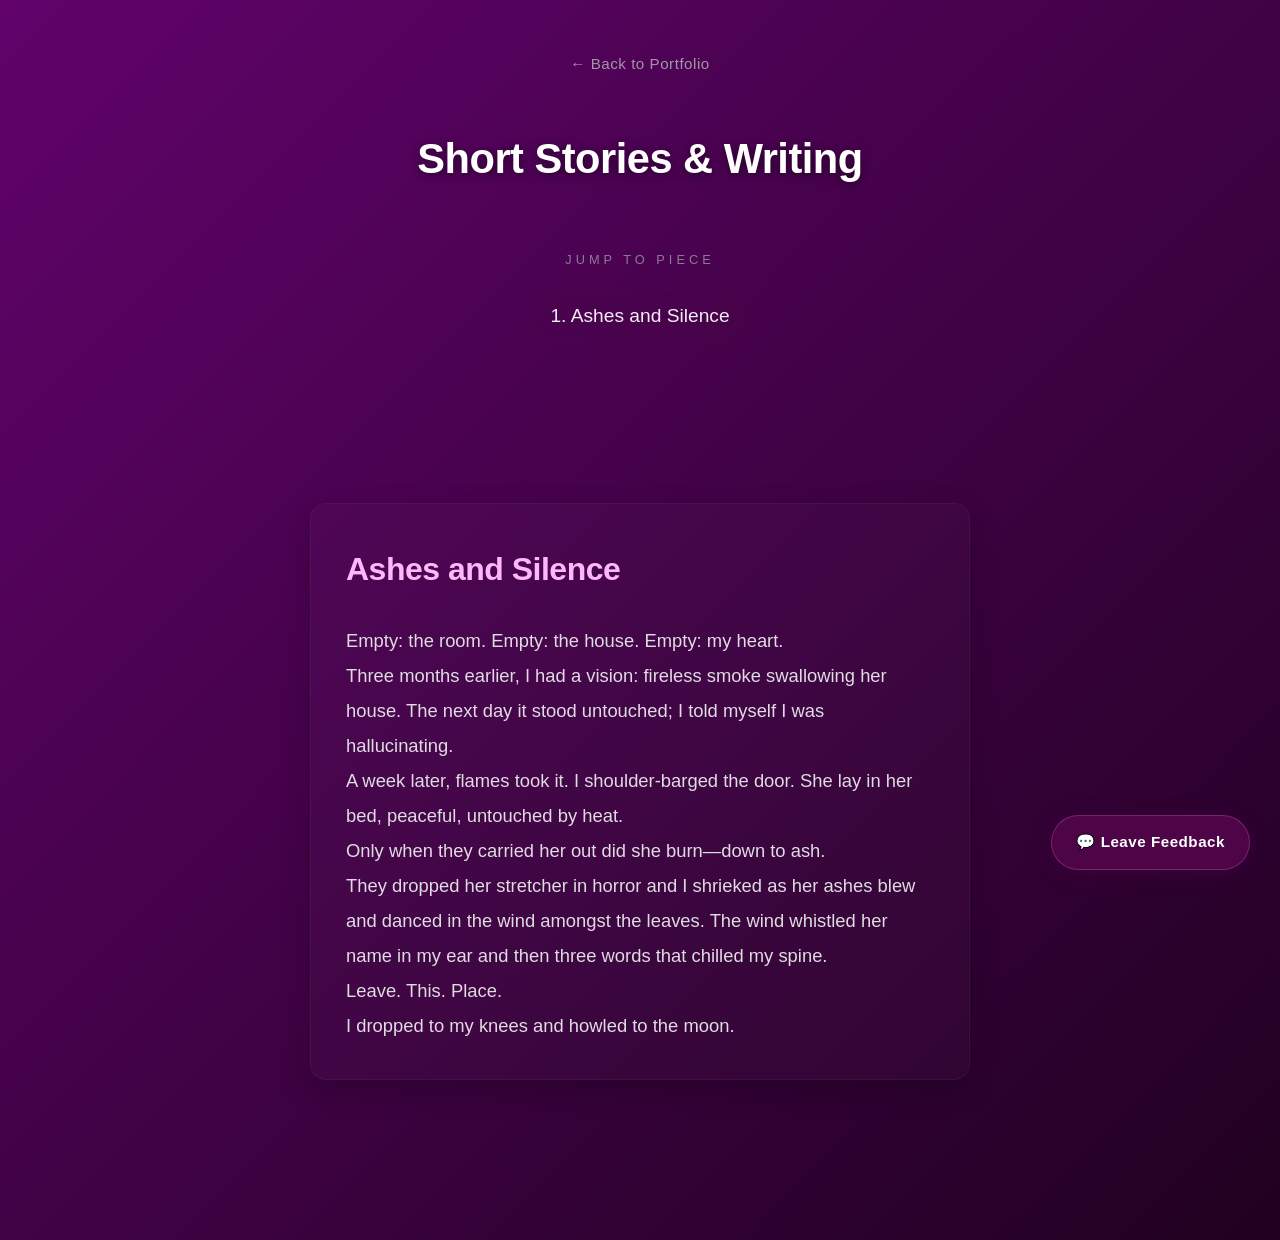
<file: stories.html>
<!DOCTYPE html>
<html lang="en">
<head>
    <meta charset="UTF-8">
    <meta name="viewport" content="width=device-width, initial-scale=1.0">
    <title>Anita C. Odogwu - Short Stories</title>
    
          <!-- Your Exact Feather Shortcut Icon Link -->
    <link rel="icon" type="image/png" href="https://i.postimg.cc/k5PKdrwZ/Screenshot-2026-06-14-6-55-30-PM.png">
    
    <link rel="stylesheet" href="style.css">
    <style>
    
        /* Smooth scrolling layout feature */
        html {
            scroll-behavior: smooth;
        }

        /* Dark & Moody Atmospheric Background */
        body { 
            font-family: 'Segoe UI', Tahoma, Geneva, Verdana, sans-serif; 
            padding: 50px 20px 100px 20px; /* Extra bottom padding so text clears the button */
            max-width: 700px; 
            margin: auto; 
            background: linear-gradient(135deg, #61036b 0%, #200120 100%); 
            color: #e0dbe2; 
            line-height: 1.9;
        }
        
        /* Elegant glowing back button */
        .back-btn { 
            display: inline-block; 
            margin-bottom: 40px; 
            text-decoration: none; 
            color: #a396a6; 
            font-weight: 500;
            font-size: 0.95rem;
            letter-spacing: 0.5px;
            transition: all 0.3s ease;
        }

        .back-btn:hover {
            color: #d369cb;
            transform: translateX(-3px);
        }

        /* Large Centered Title */
        h1 {
            font-size: 2.6rem;
            font-weight: 700;
            letter-spacing: -0.5px;
            color: #ffffff;
            text-shadow: 0 2px 10px rgba(0,0,0,0.5);
            margin-bottom: 10px;
        }

        /* Center Nav Bar Flair */
        .work-directory {
            display: flex;
            flex-direction: column;
            align-items: center;
            justify-content: center;
            gap: 14px;
            margin: 40px 0 40px 0;
            text-align: center;
        }

        .directory-title {
            font-size: 0.8rem;
            text-transform: uppercase;
            letter-spacing: 4px;
            color: #8c7b91;
            margin-bottom: 5px;
        }

        .work-link {
            color: #f3ebf5;
            text-decoration: none;
            font-size: 1.2rem;
            font-weight: 500;
            padding: 6px 16px;
            border-radius: 20px;
            background: rgba(78, 5, 71, 0.2);
            border: 1px solid rgba(78, 5, 71, 0.4);
            transition: all 0.3s ease;
        }

        /* Purple accent hover pop */
        .work-link:hover {
            color: #ffffff;
            background: #4e0547;
            box-shadow: 0 0 15px rgba(78, 5, 71, 0.6);
            transform: scale(1.03);
        }

        /* Glowing vignette divider lines */
        hr {
            border: 0;
            height: 1px;
            background: linear-gradient(to right, transparent, rgba(211, 105, 203, 0.3), transparent);
            margin: 60px 0;
        }

        /* Story container rules */
        .story { 
            margin-bottom: 60px; 
            font-size: 1.15rem;
            background: rgba(255, 255, 255, 0.02);
            padding: 35px;
            border-radius: 16px;
            border: 1px solid rgba(255, 255, 255, 0.04);
            box-shadow: 0 10px 30px rgba(0,0,0,0.2);
        }
        
        .story h2 {
            font-size: 2rem;
            color: #ffb7fa;
            margin-top: 0;
            margin-bottom: 25px;
            font-weight: 600;
            letter-spacing: -0.5px;
        }

        /* Chilling quote standout styling */
        .story-quote {
            font-style: italic; 
            font-weight: 600; 
            color: #ffb7fa; 
            letter-spacing: 2px; 
            padding: 10px 0 10px 20px; 
            border-left: 3px solid #4e0547;
            margin: 25px 0;
            background: rgba(78, 5, 71, 0.15);
            border-radius: 0 8px 8px 0;
        }

        /* Clever Sticky Floating Comment Button */
        .floating-comment-btn {
            position: fixed;
            bottom: 30px;
            right: 30px;
            background-color: #4e0547;
            color: #fff;
            text-decoration: none;
            padding: 12px 24px;
            border-radius: 30px;
            font-weight: 600;
            font-size: 0.95rem;
            letter-spacing: 0.5px;
            box-shadow: 0 4px 20px rgba(78, 5, 71, 0.4);
            border: 1px solid rgba(211, 105, 203, 0.3);
            transition: all 0.3s ease;
            z-index: 9999;
        }

        .floating-comment-btn:hover {
            background-color: #730b69;
            box-shadow: 0 6px 25px rgba(211, 105, 203, 0.5);
            transform: translateY(-3px);
        }
    </style>
</head>
<body>

    <a href="index.html" class="back-btn">← Back to Portfolio</a>

    <h1 style="text-align: center;">Short Stories & Writing</h1>

    <!-- Vertical Directory Menu (Centered) -->
    <nav class="work-directory">
        <div class="directory-title">Jump to Piece</div>
        <a href="#story1" class="work-link">1. Ashes and Silence</a>
    </nav>

    <hr>

    <!-- Story 1 -->
    <article id="story1" class="story">
        <h2>Ashes and Silence</h2>
        <p>Empty: the room. Empty: the house. Empty: my heart.</p>
        <p>Three months earlier, I had a vision: fireless smoke swallowing her house. The next day it stood untouched; I told myself I was hallucinating.</p>
        <p>A week later, flames took it. I shoulder-barged the door. She lay in her bed, peaceful, untouched by heat.</p>
        <p>Only when they carried her out did she burn—down to ash.</p>
        <p>They dropped her stretcher in horror and I shrieked as her ashes blew and danced in the wind amongst the leaves. The wind whistled her name in my ear and then three words that chilled my spine.</p>
        <p>Leave. This. Place.</p>
        <p>I dropped to my knees and howled to the moon.</p>
    </article>

    <!-- FLOATING COMMENT BUTTON (Stays pinned in corner as you add more stories) -->
    <a href="https://forms.gle/xb9U3zkfffdokcWC7" target="_blank" class="floating-comment-btn">
        💬 Leave Feedback
    </a>

    <!-- Back to Top Button -->
    <button id="backToTop" class="back-to-top" aria-label="Back to top">↑</button>

<script> 
    const backToTopButton = document.getElementById("backToTop");

    window.onscroll = function () {
      if (document.body.scrollTop > 200 || document.documentElement.scrollTop > 200) {
        backToTopButton.style.display = "block";
      } else {
        backToTopButton.style.display = "none";
      }
    };

    backToTopButton.onclick = function () {
      window.scrollTo({
        top: 0,
        behavior: "smooth"
      });
    };
</script>
</body>
</html>
</file>
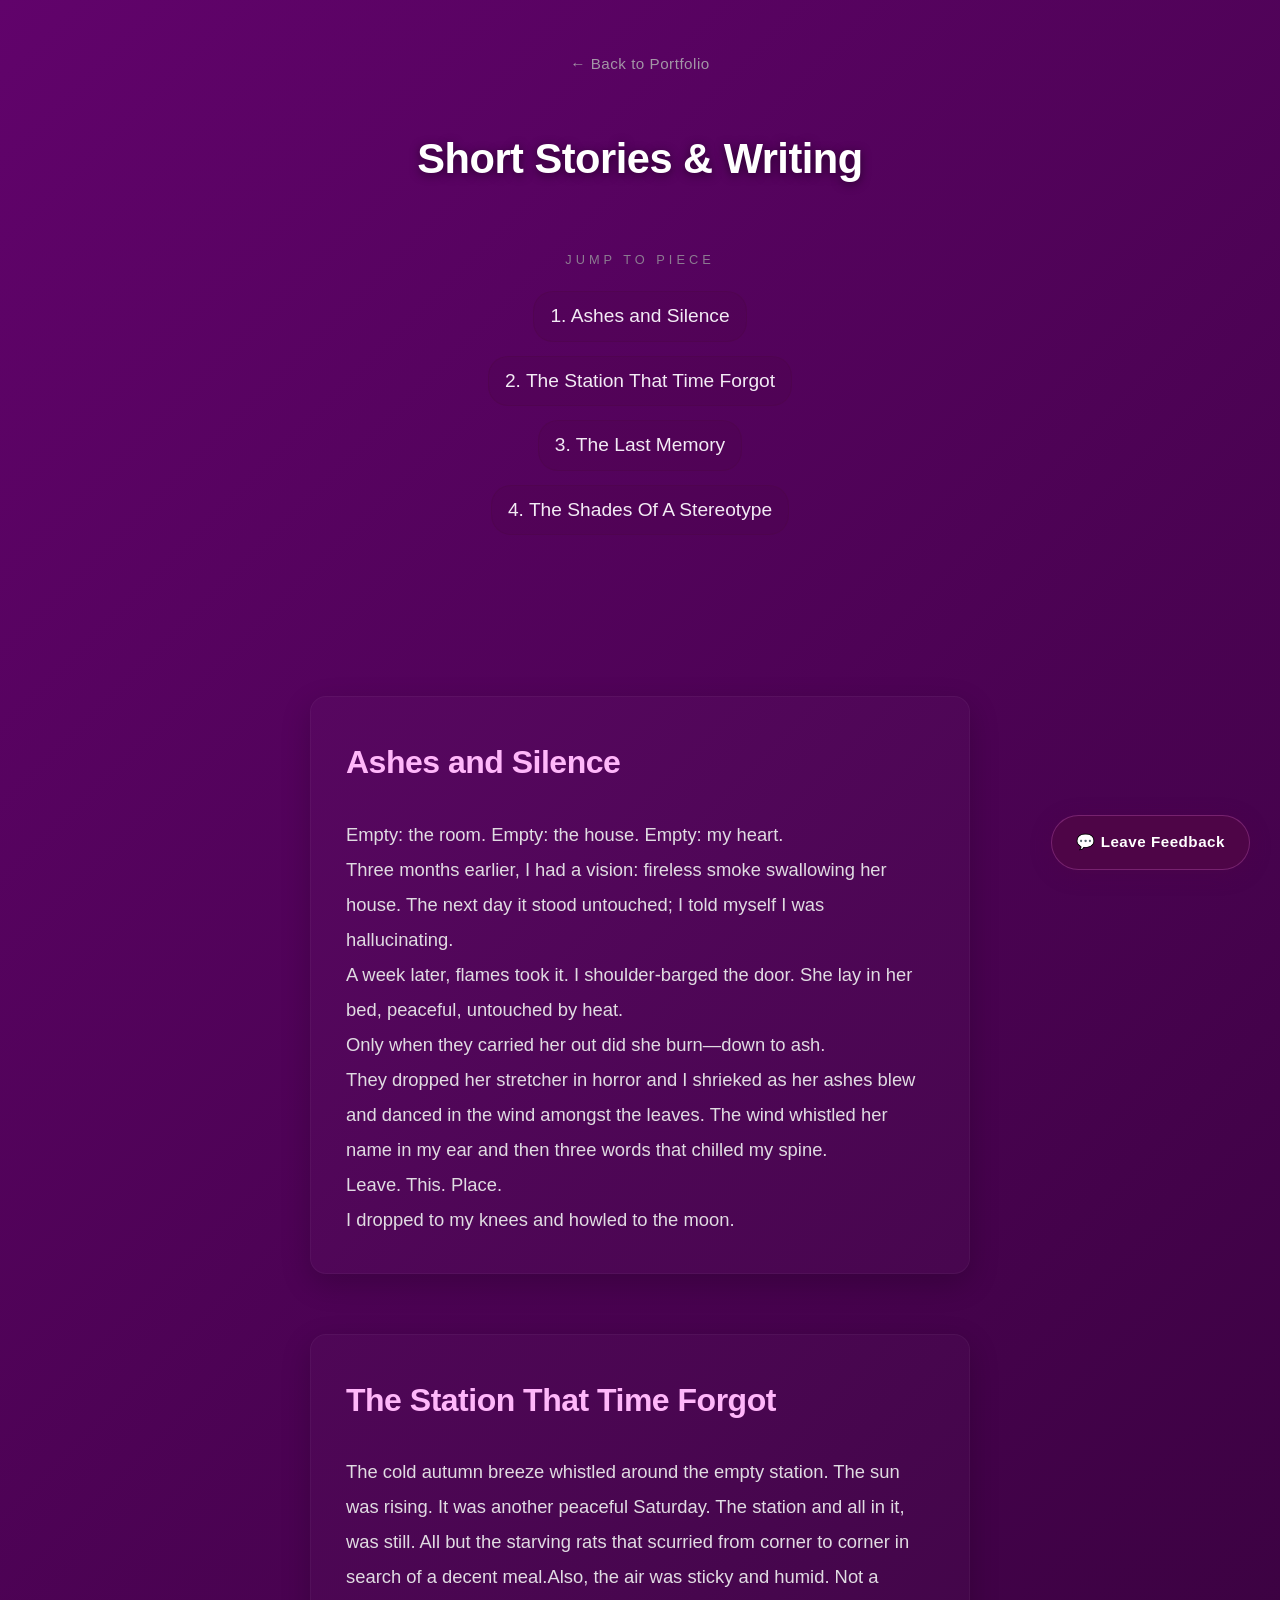
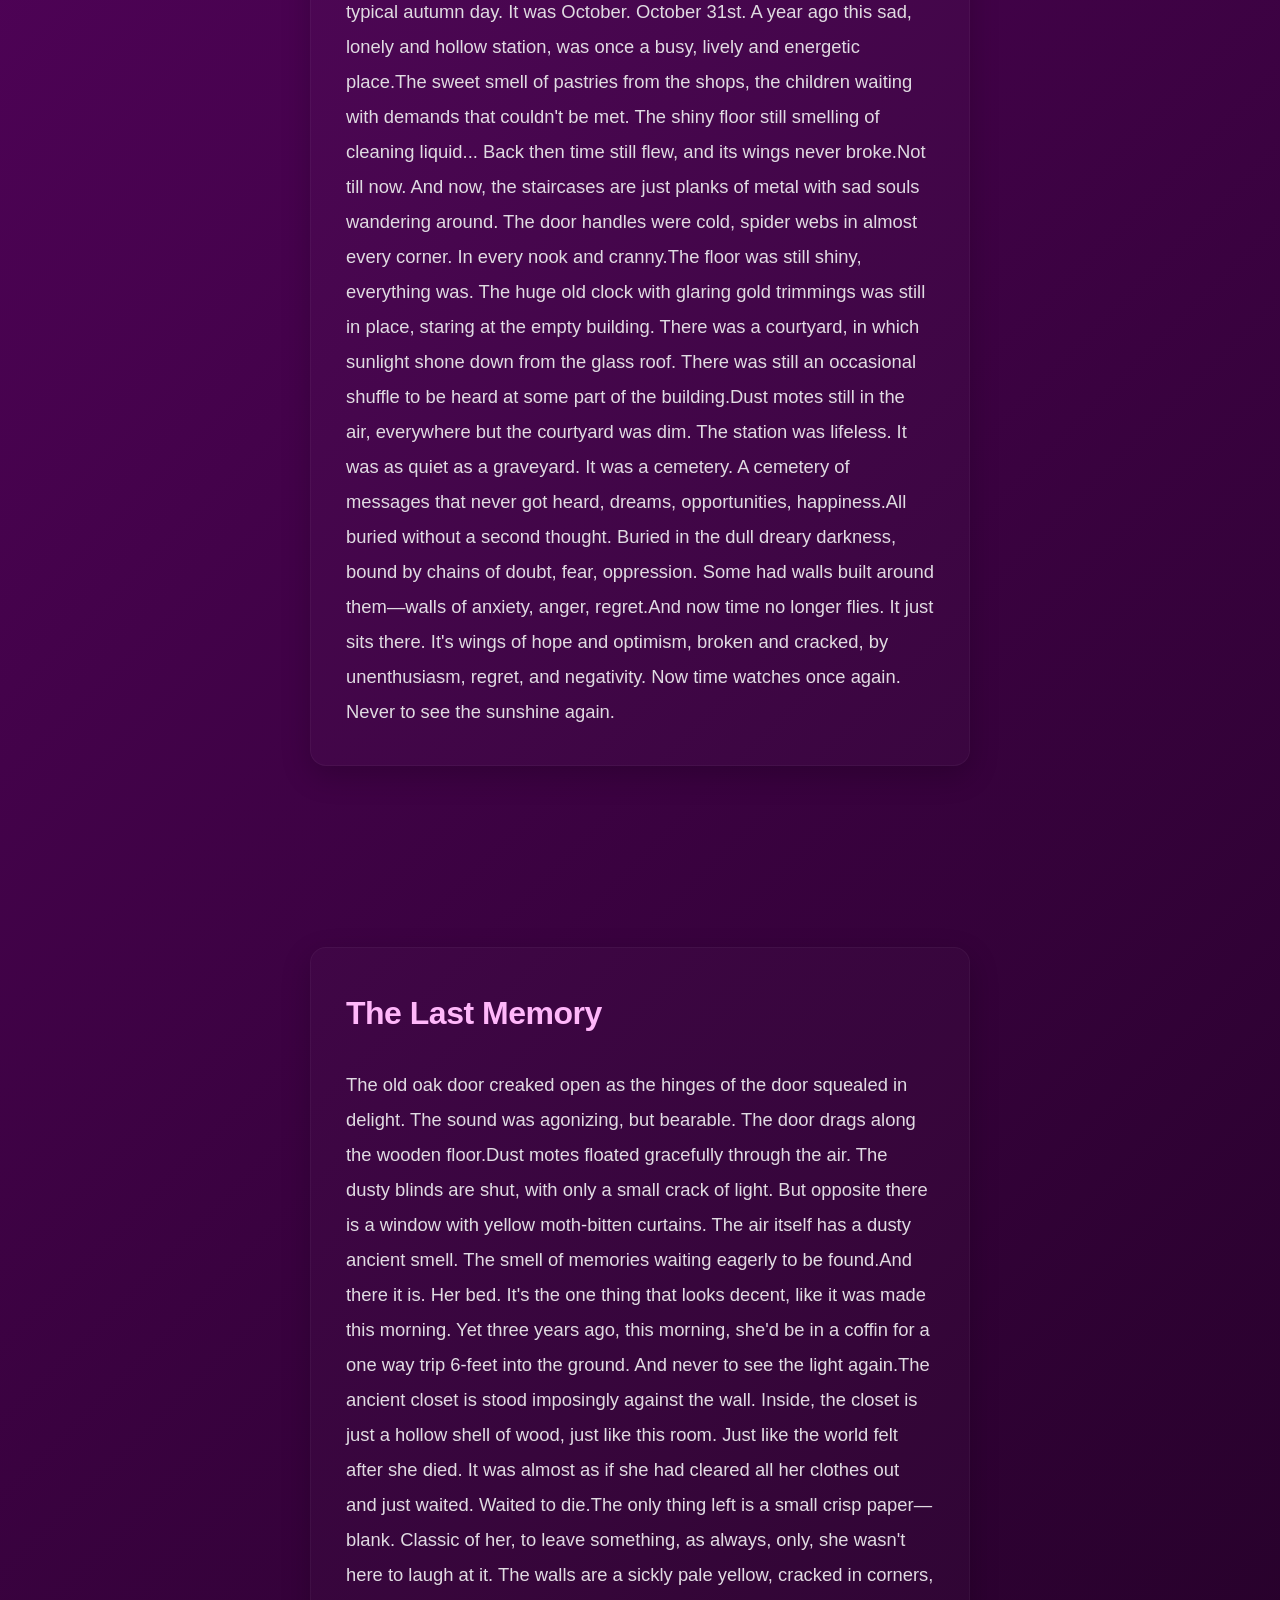
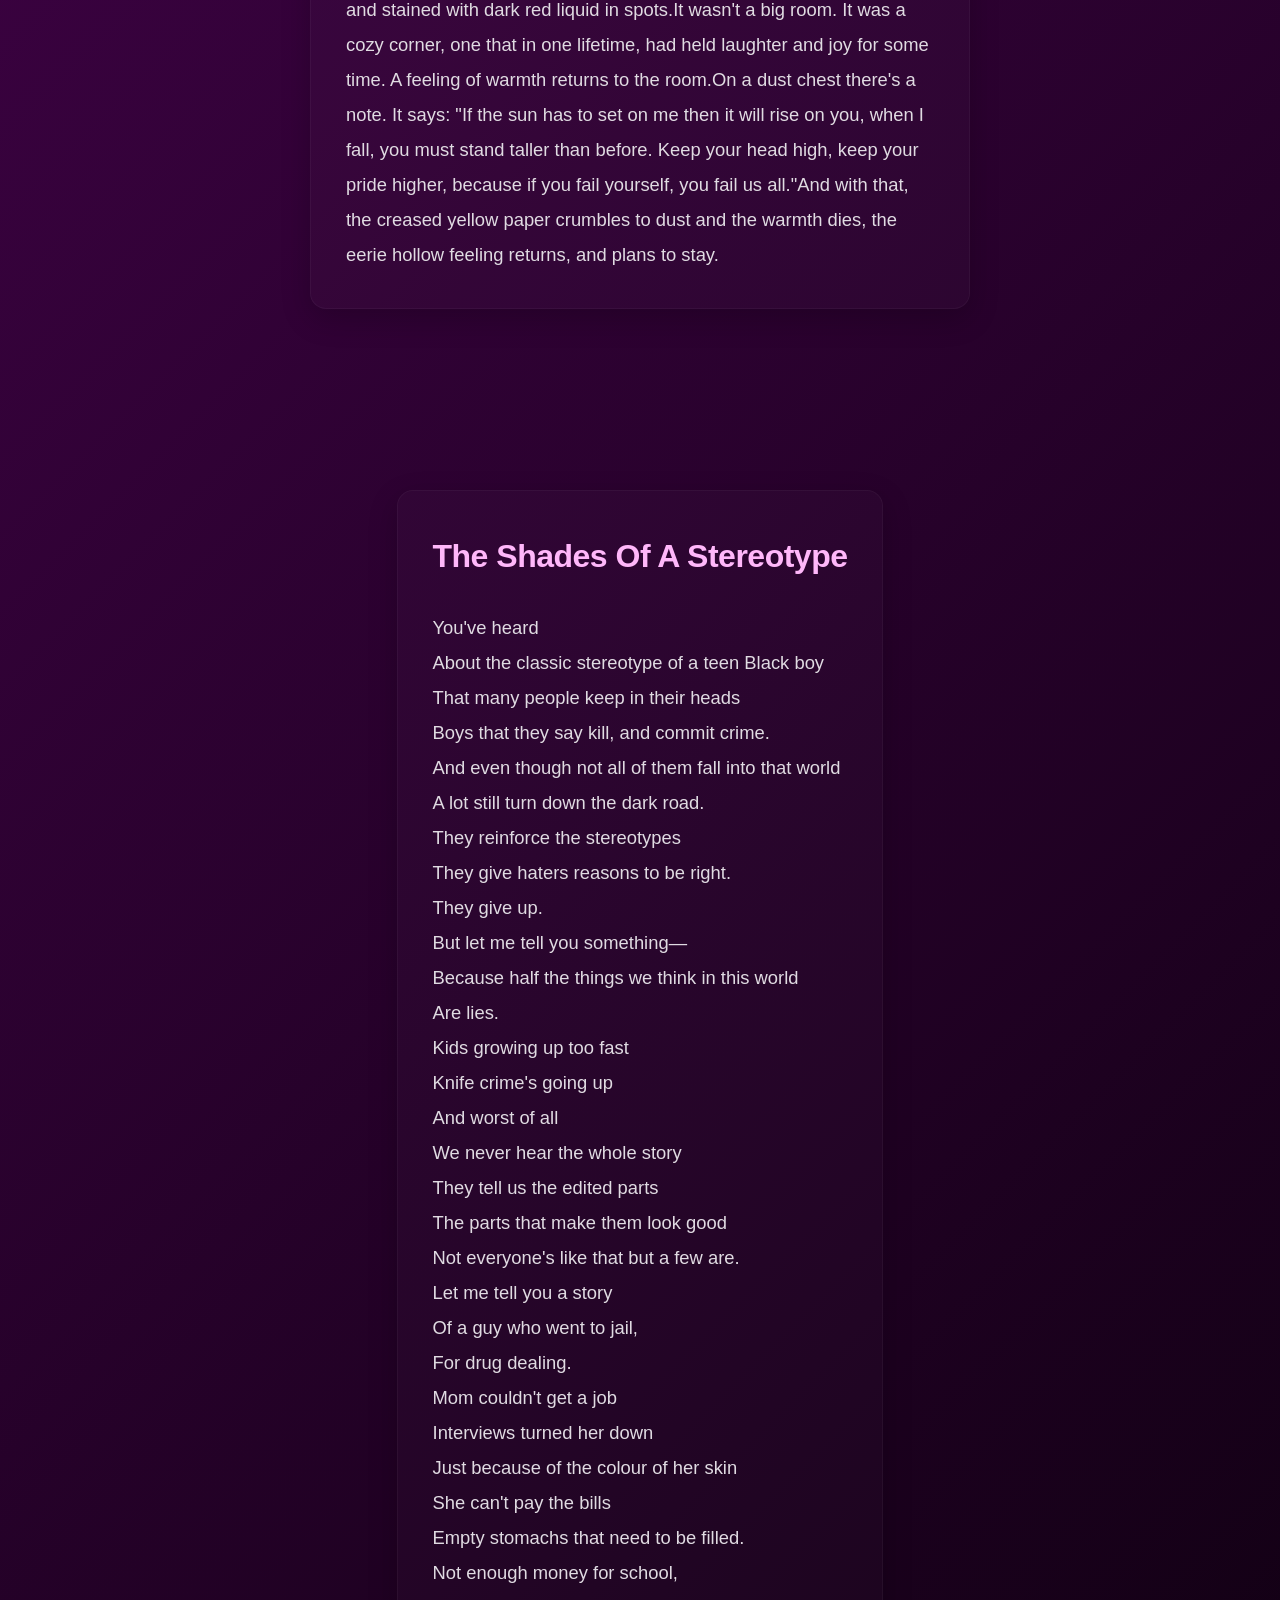
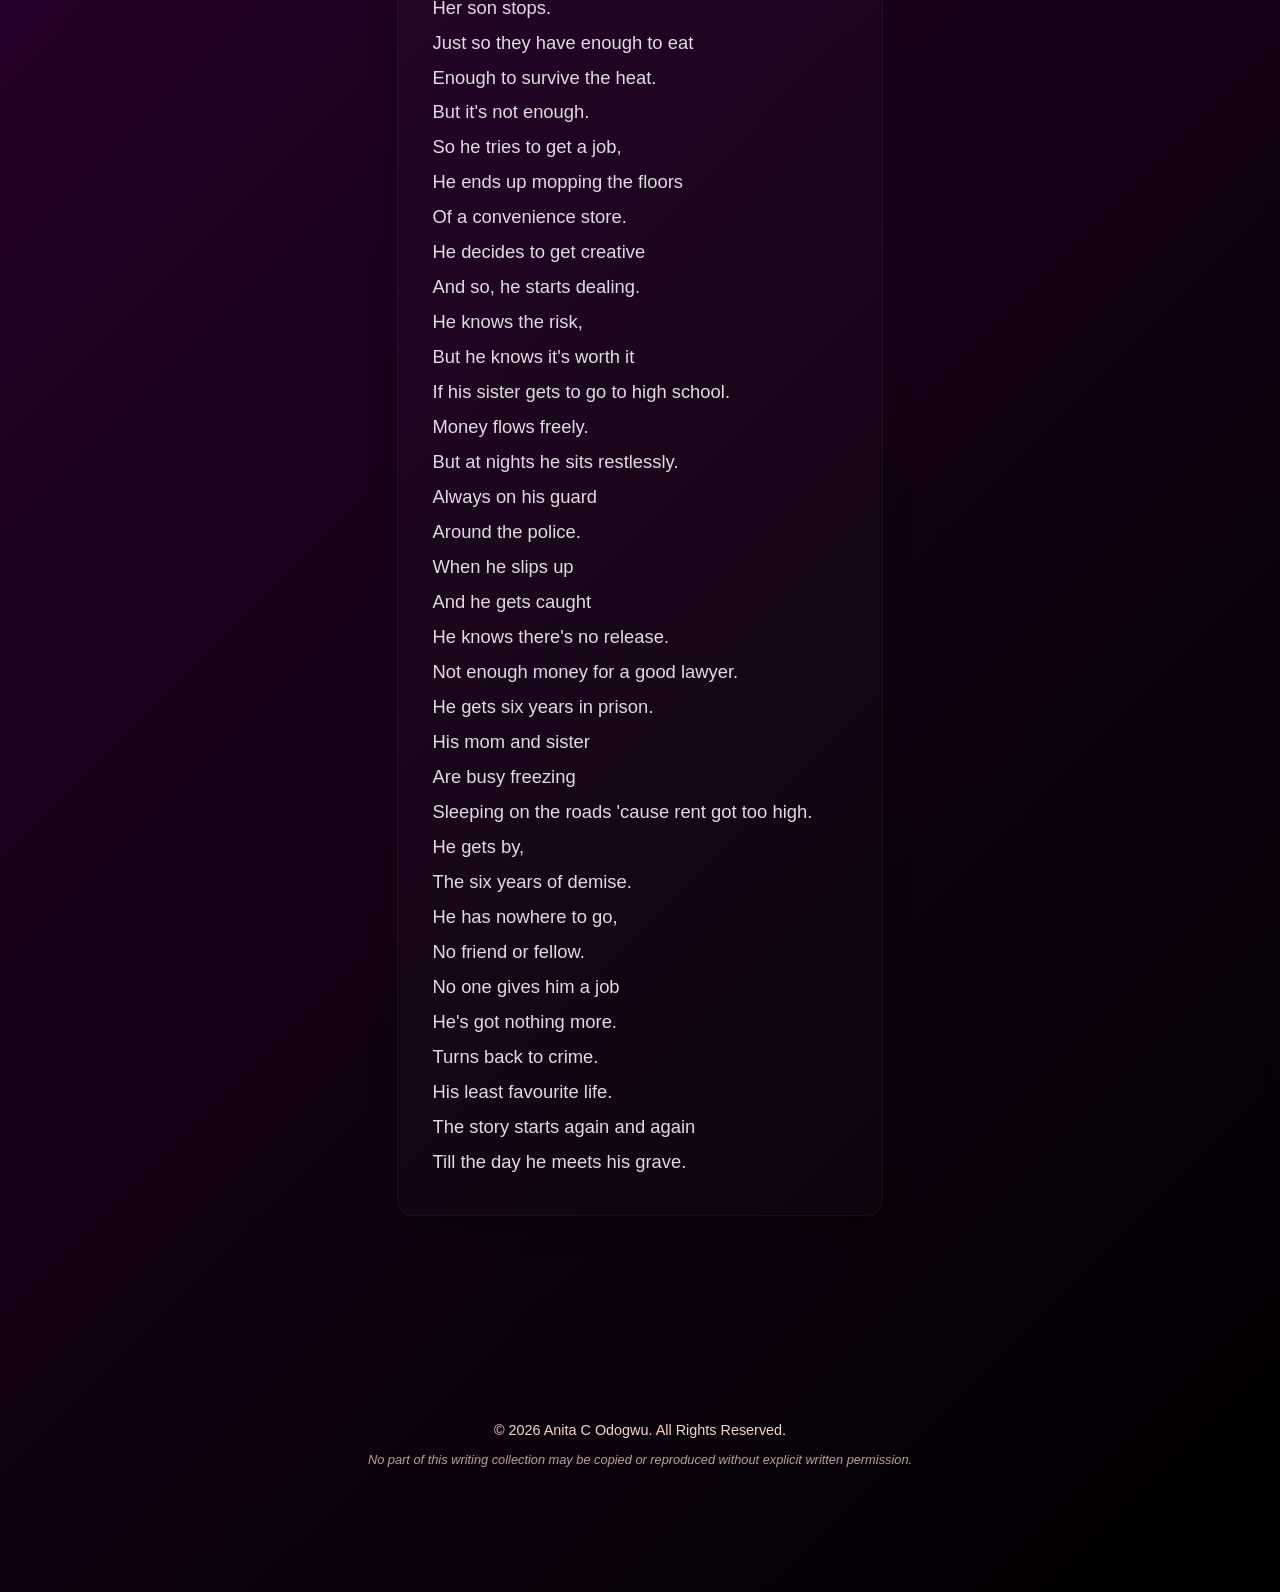
<file: story.html>
<!DOCTYPE html>
<html lang="en">
<head>
    <meta charset="UTF-8">
    <meta name="viewport" content="width=device-width, initial-scale=1.0">
    <title>Short Stories & Writing Collection | Anita C. Odogwu</title>
    <meta name="description" content="Explore a collection of powerful, original, and moving short stories and written works by Anita C. Odogwu, including Ashes and Silence, The Shades Of A Stereotype, and more.">

    
          <!-- Your Exact Feather Shortcut Icon Link -->
    <link rel="icon" type="image/png" href="https://i.postimg.cc/k5PKdrwZ/Screenshot-2026-06-14-6-55-30-PM.png">
    
    <link rel="stylesheet" href="style.css">
    <style>
    
        /* Smooth scrolling layout feature */
        html {
            scroll-behavior: smooth;
        }

        /* Dark & Moody Atmospheric Background */
        body { 
            font-family: 'Segoe UI', Tahoma, Geneva, Verdana, sans-serif; 
            padding: 50px 20px 100px 20px; /* Extra bottom padding so text clears the button */
            max-width: 700px; 
            margin: auto; 
            background: linear-gradient(135deg, #61036b 0%, #000000 100%); 
            color: #e0dbe2; 
            line-height: 1.9;
        }
        
        /* Elegant glowing back button */
        .back-btn { 
            display: inline-block; 
            margin-bottom: 40px; 
            text-decoration: none; 
            color: #a396a6; 
            font-weight: 500;
            font-size: 0.95rem;
            letter-spacing: 0.5px;
            transition: all 0.3s ease;
        }

        .back-btn:hover {
            color: #d369cb;
            transform: translateX(-3px);
        }

        /* Large Centered Title */
        h1 {
            font-size: 2.6rem;
            font-weight: 700;
            letter-spacing: -0.5px;
            color: #ffffff;
            text-shadow: 0 2px 10px rgba(0,0,0,0.5);
            margin-bottom: 10px;
        }

        /* Center Nav Bar Flair */
        .work-directory {
            display: flex;
            flex-direction: column;
            align-items: center;
            justify-content: center;
            gap: 14px;
            margin: 40px 0 40px 0;
            text-align: center;
        }

        .directory-title {
            font-size: 0.8rem;
            text-transform: uppercase;
            letter-spacing: 4px;
            color: #8c7b91;
            margin-bottom: 5px;
        }

        .work-link {
            color: #f3ebf5;
            text-decoration: none;
            font-size: 1.2rem;
            font-weight: 500;
            padding: 6px 16px;
            border-radius: 20px;
            background: rgba(78, 5, 71, 0.2);
            border: 1px solid rgba(78, 5, 71, 0.4);
            transition: all 0.3s ease;
        }

        /* Purple accent hover pop */
        .work-link:hover {
            color: #ffffff;
            background: #44023d;
            box-shadow: 0 0 15px rgba(78, 5, 71, 0.6);
            transform: scale(1.03);
        }

        /* Glowing vignette divider lines */
        hr {
            border: 0;
            height: 1px;
            background: linear-gradient(to right, transparent, rgba(211, 105, 203, 0.3), transparent);
            margin: 60px 0;
        }

        /* Story container rules */
        .story { 
            margin-bottom: 60px; 
            font-size: 1.15rem;
            background: rgba(255, 255, 255, 0.02);
            padding: 35px;
            border-radius: 16px;
            border: 1px solid rgba(255, 255, 255, 0.04);
            box-shadow: 0 10px 30px rgba(0,0,0,0.2);
        }
        
        .story h2 {
            font-size: 2rem;
            color: #ffb7fa;
            margin-top: 0;
            margin-bottom: 25px;
            font-weight: 600;
            letter-spacing: -0.5px;
        }

        /* Chilling quote standout styling */
        .story-quote {
            font-style: italic; 
            font-weight: 600; 
            color: #ffb7fa; 
            letter-spacing: 2px; 
            padding: 10px 0 10px 20px; 
            border-left: 3px solid #4e0547;
            margin: 25px 0;
            background: rgba(78, 5, 71, 0.15);
            border-radius: 0 8px 8px 0;
        }

        /* Clever Sticky Floating Comment Button */
        .floating-comment-btn {
            position: fixed;
            bottom: 30px;
            right: 30px;
            background-color: #4e0547;
            color: #fff;
            text-decoration: none;
            padding: 12px 24px;
            border-radius: 30px;
            font-weight: 600;
            font-size: 0.95rem;
            letter-spacing: 0.5px;
            box-shadow: 0 4px 20px rgba(78, 5, 71, 0.4);
            border: 1px solid rgba(211, 105, 203, 0.3);
            transition: all 0.3s ease;
            z-index: 9999;
        }

        .floating-comment-btn:hover {
            background-color: #730b69;
            box-shadow: 0 6px 25px rgba(211, 105, 203, 0.5);
            transform: translateY(-3px);
        }
    </style>
</head>
<body>

    <a href="index.html" class="back-btn">← Back to Portfolio</a>

    <h1 style="text-align: center;">Short Stories & Writing</h1>

    <!-- Vertical Directory Menu (Centered) -->
    <nav class="work-directory">
        <div class="directory-title">Jump to Piece</div>
        <a href="#story1" class="work-link">1. Ashes and Silence</a>
        <a href="#story2" class="work-link">2. The Station That Time Forgot</a>
        <a href="#story3" class="work-link">3. The Last Memory</a>
        <a href="#story4" class="work-link">4. The Shades Of A Stereotype</a>

    </nav>

    <hr>

    <!-- Story 1 -->
    <article id="story1" class="story">
        <h2>Ashes and Silence</h2>
        <p>Empty: the room. Empty: the house. Empty: my heart.</p>
        <p>Three months earlier, I had a vision: fireless smoke swallowing her house. The next day it stood untouched; I told myself I was hallucinating.</p>
        <p>A week later, flames took it. I shoulder-barged the door. She lay in her bed, peaceful, untouched by heat.</p>
        <p>Only when they carried her out did she burn—down to ash.</p>
        <p>They dropped her stretcher in horror and I shrieked as her ashes blew and danced in the wind amongst the leaves. The wind whistled her name in my ear and then three words that chilled my spine.</p>
        <p>Leave. This. Place.</p>
        <p>I dropped to my knees and howled to the moon.</p>
    </article>


    <!-- Story 2 -->
    <article id="story2" class="story">
        <h2>The Station That Time Forgot</h2>
        <p>The cold autumn breeze whistled around the empty station. The sun was rising. It was another peaceful Saturday. The station and all in it, was still. All but the starving rats that scurried from corner to corner in search of a decent meal.Also, the air was sticky and humid. Not a typical autumn day. It was October. October 31st. A year ago this sad, lonely and hollow station, was once a busy, lively and energetic place.The sweet smell of pastries from the shops, the children waiting with demands that couldn't be met. The shiny floor still smelling of cleaning liquid... Back then time still flew, and its wings never broke.Not till now. And now, the staircases are just planks of metal with sad souls wandering around. The door handles were cold, spider webs in almost every corner. In every nook and cranny.The floor was still shiny, everything was. The huge old clock with glaring gold trimmings was still in place, staring at the empty building. There was a courtyard, in which sunlight shone down from the glass roof. There was still an occasional shuffle to be heard at some part of the building.Dust motes still in the air, everywhere but the courtyard was dim. The station was lifeless. It was as quiet as a graveyard. It was a cemetery. A cemetery of messages that never got heard, dreams, opportunities, happiness.All buried without a second thought. Buried in the dull dreary darkness, bound by chains of doubt, fear, oppression. Some had walls built around them—walls of anxiety, anger, regret.And now time no longer flies. It just sits there. It's wings of hope and optimism, broken and cracked, by unenthusiasm, regret, and negativity. Now time watches once again. Never to see the sunshine again. </p>
     </article>

    <hr>


    <!-- Story 3 -->
    <article id="story3" class="story">
        <h2>The Last Memory</h2>
        <p>The old oak door creaked open as the hinges of the door squealed in delight. The sound was agonizing, but bearable. The door drags along the wooden floor.Dust motes floated gracefully through the air. The dusty blinds are shut, with only a small crack of light. But opposite there is a window with yellow moth-bitten curtains. The air itself has a dusty ancient smell. The smell of memories waiting eagerly to be found.And there it is. Her bed. It's the one thing that looks decent, like it was made this morning. Yet three years ago, this morning, she'd be in a coffin for a one way trip 6-feet into the ground. And never to see the light again.The ancient closet is stood imposingly against the wall. Inside, the closet is just a hollow shell of wood, just like this room. Just like the world felt after she died. It was almost as if she had cleared all her clothes out and just waited. Waited to die.The only thing left is a small crisp paper—blank. Classic of her, to leave something, as always, only, she wasn't here to laugh at it. The walls are a sickly pale yellow, cracked in corners, and stained with dark red liquid in spots.It wasn't a big room. It was a cozy corner, one that in one lifetime, had held laughter and joy for some time. A feeling of warmth returns to the room.On a dust chest there's a note. It says: "If the sun has to set on me then it will rise on you, when I fall, you must stand taller than before. Keep your head high, keep your pride higher, because if you fail yourself, you fail us all."And with that, the creased yellow paper crumbles to dust and the warmth dies, the eerie hollow feeling returns, and plans to stay. </p>  
    </article>

    <hr>

    <!-- Story 4 -->
    <article id="story4" class="story">
        <h2>The Shades Of A Stereotype</h2>
        <p>You've heard</p>
<p>About the classic stereotype of a teen Black boy</p>
<p>That many people keep in their heads</p>
<p>Boys that they say kill, and commit crime.</p>
<p>And even though not all of them fall into that world</p>
<p>A lot still turn down the dark road.</p>
<p>They reinforce the stereotypes</p>
<p>They give haters reasons to be right.</p>
<p>They give up.</p>

<p>But let me tell you something—</p>
<p>Because half the things we think in this world</p>
<p>Are lies.</p>

<p>Kids growing up too fast</p>
<p>Knife crime's going up</p>
<p>And worst of all</p>
<p>We never hear the whole story</p>
<p>They tell us the edited parts</p>
<p>The parts that make them look good</p>
<p>Not everyone's like that but a few are.</p>

<p>Let me tell you a story</p>
<p>Of a guy who went to jail,</p>
<p>For drug dealing.</p>
<p>Mom couldn't get a job</p>
<p>Interviews turned her down</p>
<p>Just because of the colour of her skin</p>
<p>She can't pay the bills</p>
<p>Empty stomachs that need to be filled.</p>

<p>Not enough money for school,</p>
<p>Her son stops.</p>
<p>Just so they have enough to eat</p>
<p>Enough to survive the heat.</p>
<p>But it's not enough.</p>

<p>So he tries to get a job,</p>
<p>He ends up mopping the floors</p>
<p>Of a convenience store.</p>
<p>He decides to get creative</p>
<p>And so, he starts dealing.</p>

<p>He knows the risk,</p>
<p>But he knows it's worth it</p>
<p>If his sister gets to go to high school.</p>
<p>Money flows freely.</p>
<p>But at nights he sits restlessly.</p>

<p>Always on his guard</p>
<p>Around the police.</p>
<p>When he slips up</p>
<p>And he gets caught</p>
<p>He knows there's no release.</p>

<p>Not enough money for a good lawyer.</p>
<p>He gets six years in prison.</p>
<p>His mom and sister</p>
<p>Are busy freezing</p>
<p>Sleeping on the roads 'cause rent got too high.</p>

<p>He gets by,</p>
<p>The six years of demise.</p>
<p>He has nowhere to go,</p>
<p>No friend or fellow.</p>

<p>No one gives him a job</p>
<p>He's got nothing more.</p>
<p>Turns back to crime.</p>
<p>His least favourite life.</p>

<p>The story starts again and again</p>
<p>Till the day he meets his grave.</p>
     </article>

    <hr>


    <!-- Footer -->
    <footer class="site-footer">
        <p>&copy; 2026 Anita C Odogwu. All Rights Reserved.</p>
        <p class="warning-text">No part of this writing collection may be copied or reproduced without explicit written permission.</p>
    </footer>


    <!-- FLOATING COMMENT BUTTON (Stays pinned in corner as you add more stories) -->
    <a href="https://forms.gle/xb9U3zkfffdokcWC7" target="_blank" class="floating-comment-btn">
        💬 Leave Feedback
    </a>
    <button id="scrollTopButton" title="Go to top">↑</button>
    
<script>
  // Using the new unique variable and ID name
  const customScrollBtn = document.getElementById("scrollTopButton");

  window.onscroll = function() {
    if (document.body.scrollTop > 300 || document.documentElement.scrollTop > 300) {
      customScrollBtn.style.display = "block";
    } else {
      customScrollBtn.style.display = "none";
    }
  };

  customScrollBtn.addEventListener("click", function() {
    window.scrollTo({
      top: 0,
      behavior: "smooth"
    });
  });
</script>

</body>
</html>
</file>
<file: style.css>
* { box-sizing: border-box; margin: 0; padding: 0; }

body {
    font-family: 'Lora', sans-serif;
    background: linear-gradient(135deg, #2c1a30 0%, #7a3b5c 40%, #d46a6a 80%, #f7d6c8 100%);
    min-height: 100vh; 
    display: flex; 
    flex-direction: column; 
    align-items: center; 
    padding: 40px 20px; 
    color: #2c1a30;
}

.main-header {
    text-align: center; margin-bottom: 30px; background: rgba(255, 255, 255, 0.15);
    padding: 20px 40px; border-radius: 30px; backdrop-filter: blur(8px); box-shadow: 0 8px 32px rgba(0,0,0,0.1);
    width: 100%; max-width: 750px;
}

.main-header h1 { font-family: 'Cinzel', serif; letter-spacing: 2px; font-size: 3rem; color: #ffffff; text-shadow: 2px 2px 4px rgba(0,0,0,0.3); }
.subtitle { font-size: 1.2rem; color: #f7d6c8; font-style: italic; }
.header-feather { display: block; margin: 15px auto 0 auto; width: 55px; height: auto; filter: drop-shadow(0px 4px 8px rgba(0,0,0,0.2)); }

.bio-box { background: rgba(255, 255, 255, 0.95); padding: 20px 30px; border-radius: 20px; box-shadow: 0 10px 30px rgba(0,0,0,0.1); width: 100%; max-width: 750px; margin-bottom: 30px; text-align: center; }
.bio-box h3 { font-family: 'Playfair Display', serif; color: #4a2333; margin-bottom: 8px; font-size: 1.3rem; }
.bio-box p { font-size: 0.95rem; line-height: 1.6; color: #444; }

.carousel-wrapper { display: flex; align-items: center; justify-content: center; width: 100%; max-width: 750px; margin-bottom: 40px; }

.carousel-container {
    position: relative; width: 100%; height: 720px; overflow: hidden; border-radius: 24px;
    box-shadow: 0 20px 45px rgba(0,0,0,0.25); background: #fffcf7; border: 1px solid rgba(255,255,255,0.5);
}

.poem-card {
    position: absolute; top: 0; left: 0; width: 100%; height: 100%; padding: 40px; display: flex; flex-direction: column;
    opacity: 0; transform: scale(0.95); transition: transform 0.5s ease-in-out, opacity 0.5s ease-in-out; pointer-events: none;
}

.poem-card.active { opacity: 1; transform: scale(1); pointer-events: auto; }

.poem-title {
    font-family: 'Playfair Display', serif; font-size: 2rem; color: #4a2333; margin-bottom: 20px;
    text-align: center; border-bottom: 2px dashed #d46a6a; padding-bottom: 10px;
}

.poem-body {
    font-family: 'Playfair Display', serif; font-size: 1.25rem; line-height: 2; color: #2b2024;
    white-space: pre-line; text-align: center; overflow-y: auto; padding: 10px 20px; flex-grow: 1;
}

.poem-body::-webkit-scrollbar { width: 5px; }
.poem-body::-webkit-scrollbar-thumb { background-color: #d46a6a; border-radius: 10px; }

.comment-trigger-btn {
    display: inline-block; margin: 25px auto 0 auto; background: #2c1a30; color: white; padding: 10px 25px; border-radius: 12px;
    font-family: 'Poppins', sans-serif; font-weight: 600; text-decoration: none; font-size: 0.95rem; box-shadow: 0 4px 12px rgba(0,0,0,0.15); transition: background 0.2s;
}
.comment-trigger-btn:hover { background: #7a3b5c; }
.arrow-btn {
    background: #2c1a30; border: none; color: #ffffff; width: 55px; height: 55px; border-radius: 50%; font-size: 1.6rem;
    cursor: pointer; display: flex; align-items: center; justify-content: center; box-shadow: 0 8px 20px rgba(0,0,0,0.3);
    transition: all 0.2s ease; margin: 0 15px; flex-shrink: 0;
}
.arrow-btn:hover { background: #ffffff; color: #2c1a30; transform: scale(1.15); }

.comments-wrapper { width: 100%; max-width: 750px; margin-bottom: 40px; }

.action-box { background: rgba(255, 255, 255, 0.95); padding: 35px; border-radius: 24px; box-shadow: 0 15px 35px rgba(0,0,0,0.18); text-align: center; }
.action-box h3 { font-family: 'Playfair Display', serif; margin-bottom: 10px; color: #4a2333; font-size: 1.5rem; }
.section-desc { font-size: 0.9rem; color: #555; margin-bottom: 20px; line-height: 1.5; }

.ideas-trigger-btn {
    display: inline-block; background: #7a3b5c; color: white; padding: 12px 30px; border-radius: 12px;
    font-family: 'Poppins', sans-serif; font-weight: 600; text-decoration: none; font-size: 1rem; box-shadow: 0 6px 15px rgba(0,0,0,0.15); transition: background 0.2s;
}
.ideas-trigger-btn:hover { background: #2c1a30; }

.site-footer { text-align: center; padding: 20px; color: #f7d6c8; font-size: 0.9rem; margin-top: auto; }
.warning-text { font-style: italic; font-size: 0.8rem; opacity: 0.75; margin-top: 4px; }

/* Mobile Layout Settings */
@media (max-width: 768px) {
    .carousel-wrapper { position: relative !important; width: 100% !important; }
    .carousel-container { width: 100% !important; height: 720px !important; }
    .poem-card { padding: 30px 45px !important; }
    .poem-body { font-size: 1.15rem !important; padding: 10px 5px !important; }
    .arrow-btn { 
        position: absolute !important; top: 45% !important; z-index: 150 !important;
        width: 44px !important; height: 44px !important; font-size: 1.2rem !important; margin: 0 !important; opacity: 0.85;
    }
    .arrow-btn:first-of-type { left: 8px !important; }  
    .arrow-btn:last-of-type { right: 8px !important; } 
}

/* Desktop Wide Screen Layout Settings */
@media (min-width: 769px) {
    .carousel-wrapper { position: relative; }
    .arrow-btn { position: absolute; top: 45%; z-index: 100; }
    .arrow-btn:first-of-type { left: -85px; }
    .arrow-btn:last-of-type { right: -85px; }
}

html { scroll-behavior: smooth; }

/* Translucent Top Menu Navigation Bar Styling */
.top-nav {
    display: flex; justify-content: center; gap: 30px;
    background: rgba(255, 255, 255, 0.12); backdrop-filter: blur(10px);
    padding: 15px 30px; border-radius: 50px; margin-bottom: 25px;
    box-shadow: 0 4px 20px rgba(0, 0, 0, 0.08); width: 100%; max-width: 750px;
}
.top-nav a {
    color: #ffffff; text-decoration: none; font-family: 'Poppins', sans-serif;
    font-weight: 500; font-size: 1rem; transition: color 0.2s ease, transform 0.2s ease;
}
.top-nav a:hover { color: #f7d6c8; transform: scale(1.05); }

/* Floating Back to Top Navigation Button Styling */
.back-to-top {
    position: fixed; bottom: 30px; right: 30px; display: none; background: #7a3b5c;
    color: #ffffff; border: none; width: 50px; height: 50px; border-radius: 50%;
    font-size: 1.5rem; font-weight: bold; cursor: pointer; box-shadow: 0 6px 166px rgba(0, 0, 0, 0.3);
    z-index: 1000; transition: background 0.2s, transform 0.2s;
}
.back-to-top:hover { background: #2c1a30; transform: scale(1.1); }

@media (max-width: 768px) {
    .back-to-top { bottom: 20px; right: 20px; width: 44px; height: 44px; font-size: 1.25rem; }
}

footer { text-align: center; padding: 20px; font-family: 'Poppins', sans-serif; font-size: 0.85rem; color: #fff; }

/* 🌟 PRECISE MASONRY FIX FOR GALLERY PAGE 🌟 */
.gallery-grid {
    display: block !important;
    column-count: 3 !important;
    column-gap: 30px !important;
    width: 100% !important;
    margin-top: 20px !important;
}

.art-card {
    background: #fff !important;
    padding: 15px !important;
    border-radius: 8px !important;
    box-shadow: 0 4px 15px rgba(0,0,0,0.05) !important;
    border: 1px solid #f0e6eb !important;
    display: inline-block !important; /* Crucial: Stops cards from breaking across columns */
    width: 100% !important;
    margin-bottom: 30px !important; /* Tight spacing between rows */
    box-sizing: border-box !important;
}

@media (max-width: 900px) {
    .gallery-grid { column-count: 2 !important; }
}
@media (max-width: 600px) {
    .gallery-grid { column-count: 1 !important; }
}
#scrollTopButton {
  display: none; 
  position: fixed; 
  bottom: 20px; 
  left: 20px; 
  z-index: 99; 
  border: none; 
  outline: none; 
  background-color: #32052d; 
  color: rgb(220, 193, 207); 
  cursor: pointer; 
  padding: 15px; 
  border-radius: 50%; 
  font-size: 18px; 
  width: 50px; 
  height: 50px; 
  box-shadow: 0px 4px 6px rgba(0, 0, 0, 0.3); 
  transition: background-color 0.3s, transform 0.3s; 
}

#scrollTopButton:hover {
  background-color: #555; 
  transform: scale(1.1); 
}
/* This locks my poetry and text from being selected or copied */
p, h1, h2, h3, li {
  -webkit-user-select: none; /* Safari */
  -moz-user-select: none;    /* Firefox */
  -ms-user-select: none;     /* IE/Edge */
  user-select: none;         /* Standard modern browsers */
}
</file>
